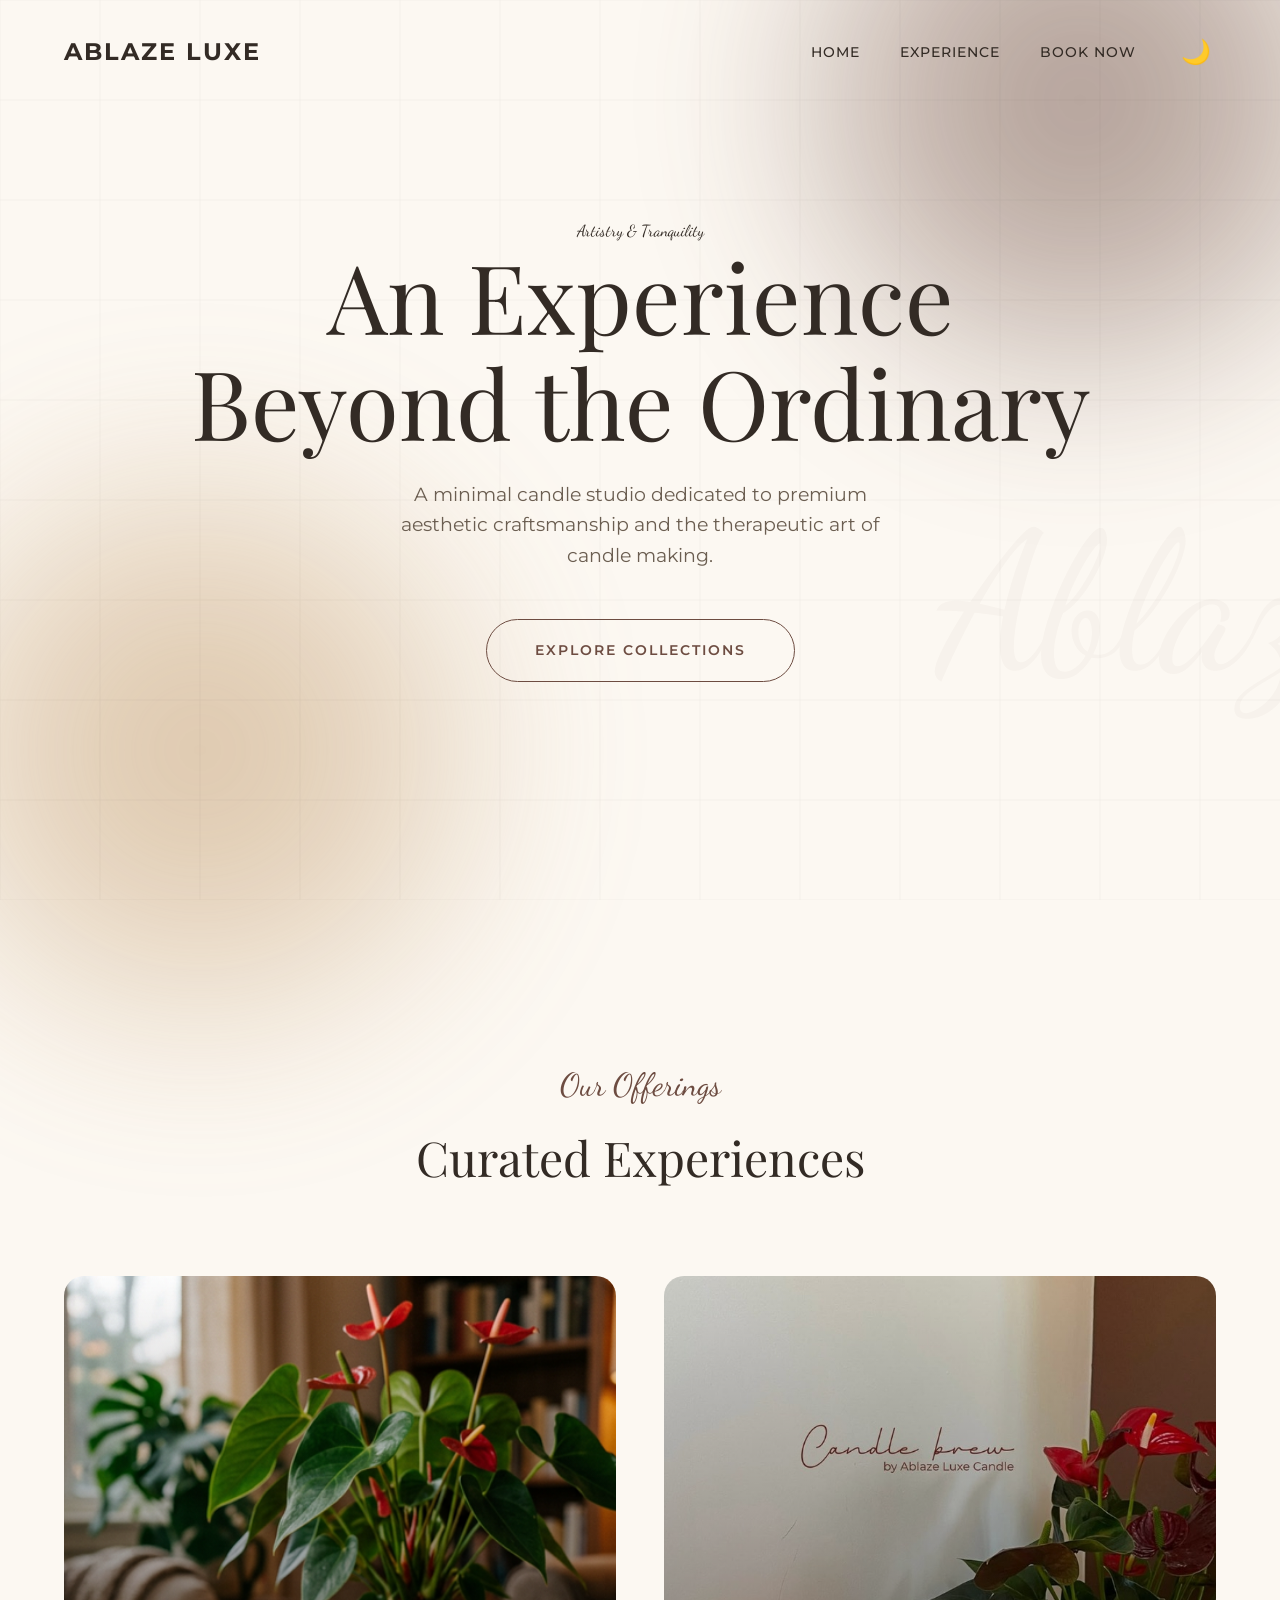
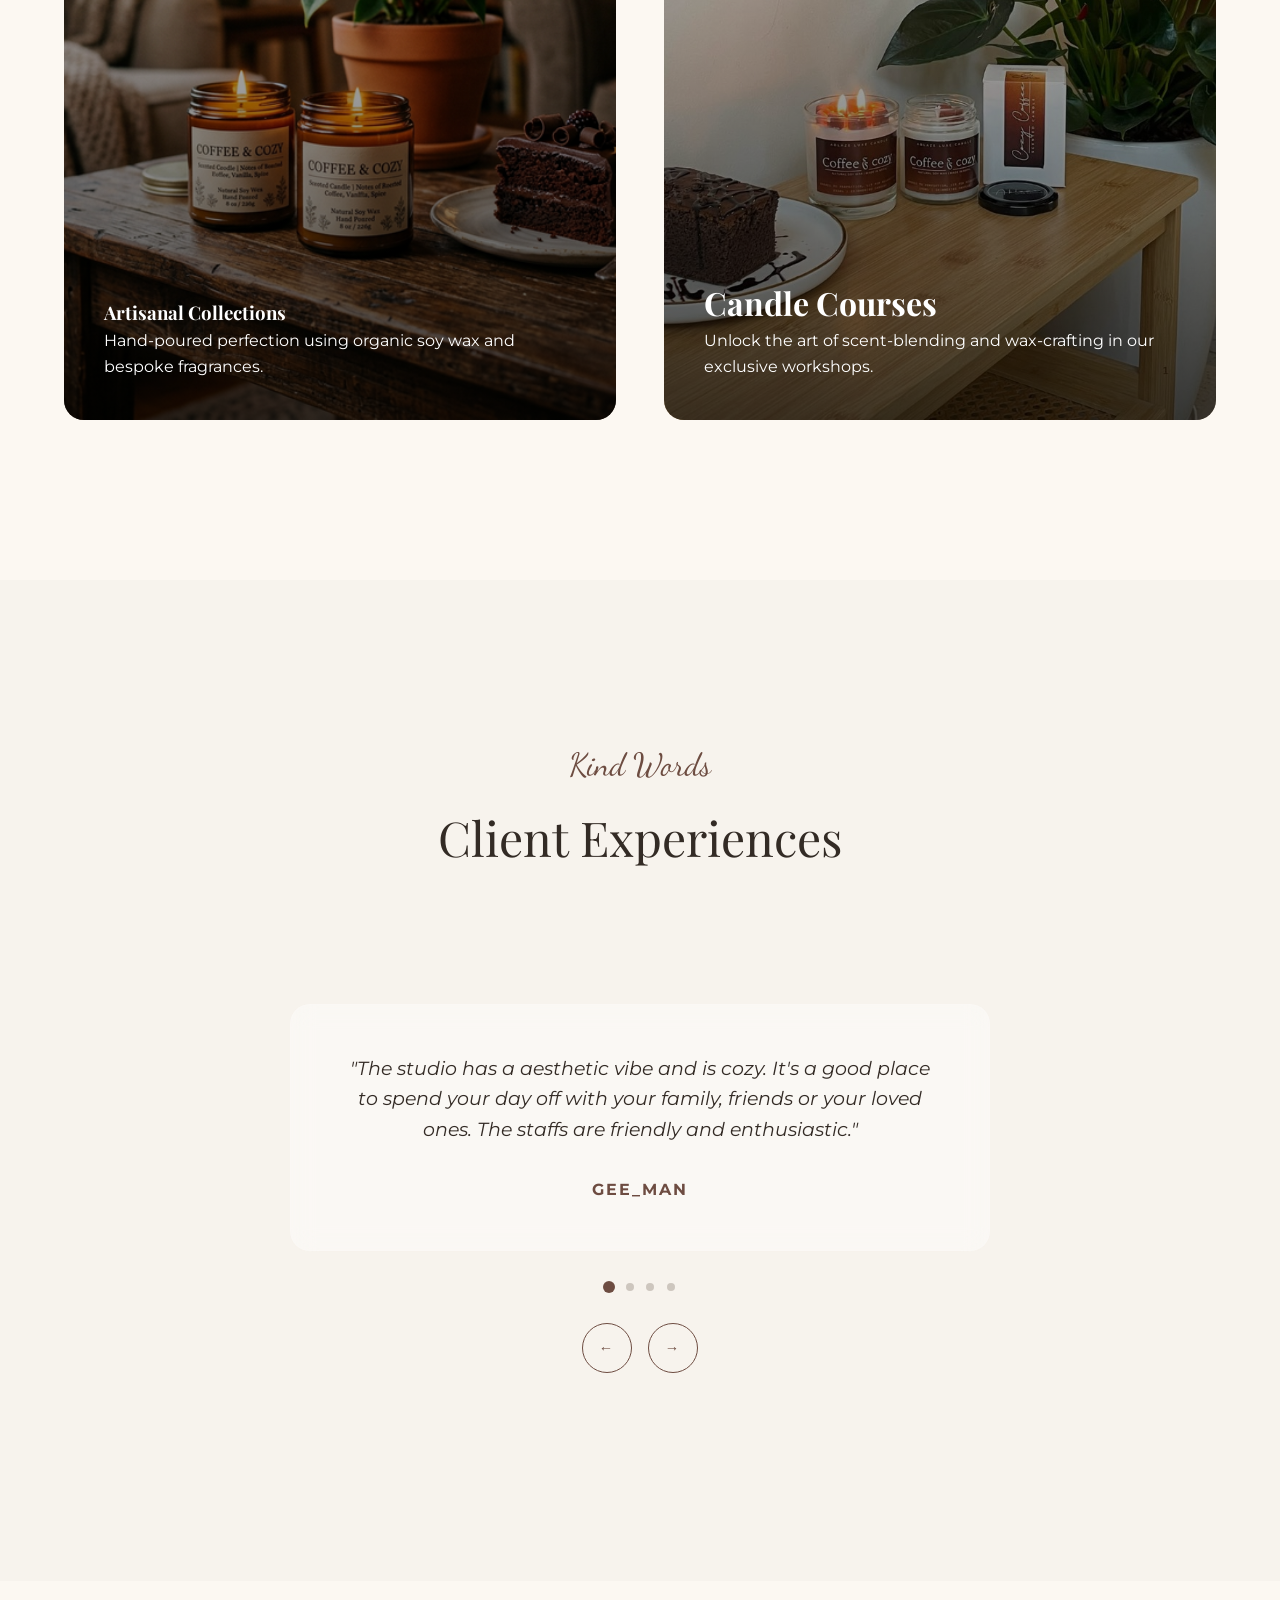
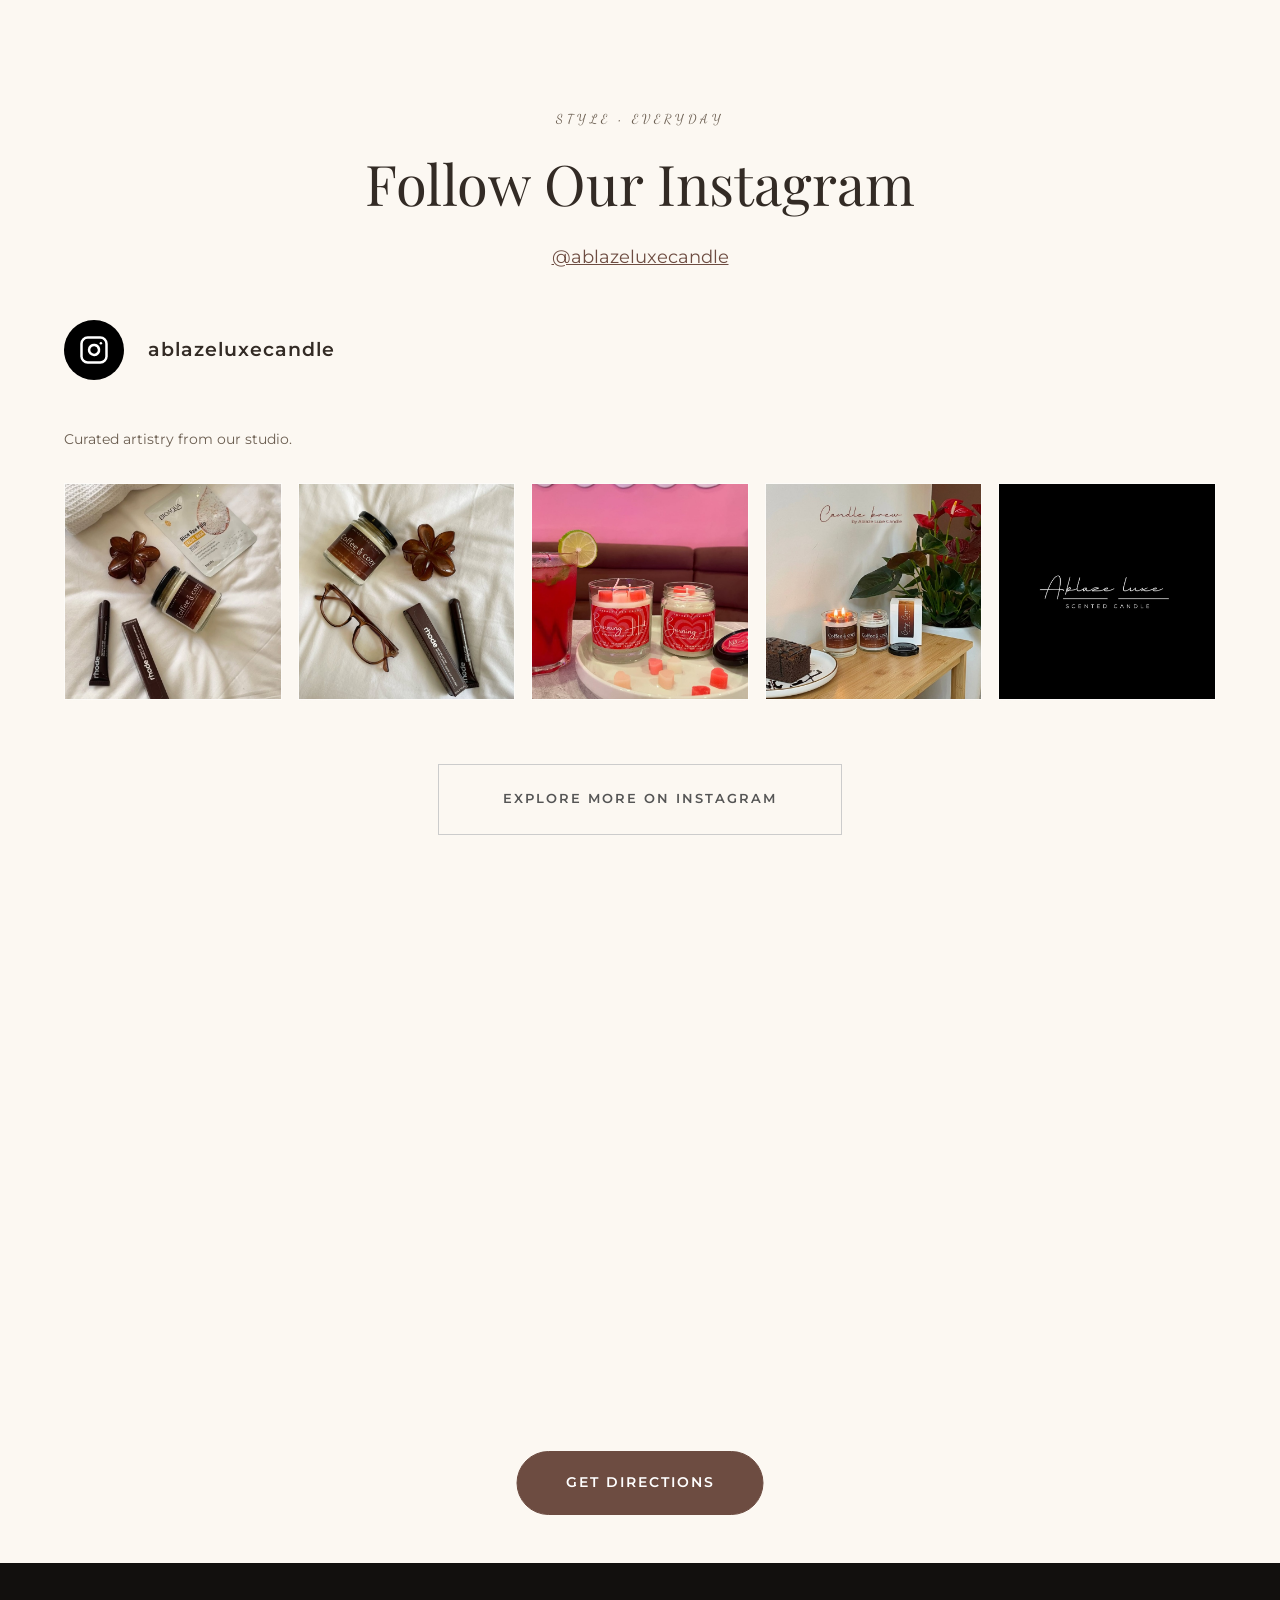
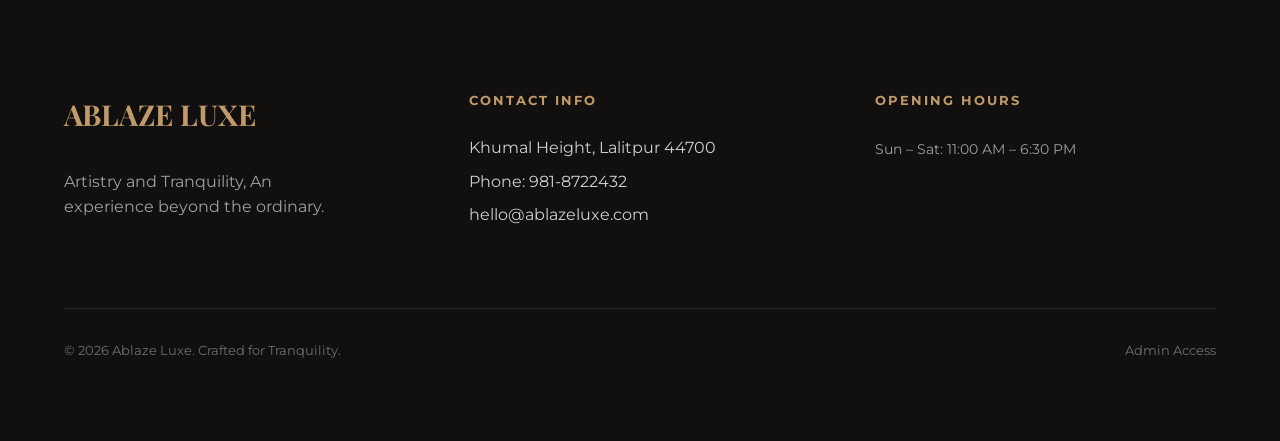
<file: templates/index.html>
<!DOCTYPE html>
<html lang="en">
<head>
    <meta charset="UTF-8">
    <meta name="viewport" content="width=device-width, initial-scale=1.0">
    <title>Ablaze Luxe — Artisanal Candles & Candle Courses</title>
    <meta name="description" content="Experience the art of artisanal scent with Ablaze Luxe. Premium candles and workshops.">
    <link href="https://fonts.googleapis.com/css2?family=Montserrat:wght@300;400;500;600;700&family=Playfair+Display:wght@400;700&family=Dancing+Script:wght@400;700&display=swap" rel="stylesheet">
    <link rel="stylesheet" href="/static/css/style.css">
    <link rel="icon" type="image/png" href="/static/images/logo.png">
</head>
<body>
    <canvas id="warp-canvas"></canvas>
    
    <div class="blob blob-1"></div>
    <div class="blob blob-2"></div>

    <nav id="navbar">
        <div class="logo">ABLAZE LUXE</div>
        <ul class="nav-links">
            <li><a href="#hero">Home</a></li>
            <li><a href="#services">Experience</a></li>
            <li><a href="/booking">Book Now</a></li>
            <li><button id="theme-toggle" aria-label="Toggle Theme">🌙</button></li>
        </ul>
    </nav>

    <header class="hero" id="hero">
        <div class="hero-bg-text">Ablaze luxe Scented Candle</div>
        <div class="reveal">
            <span class="script">Artistry & Tranquility</span>
            <h1>An Experience<br>Beyond the Ordinary</h1>
            <p>A minimal candle studio dedicated to premium aesthetic craftsmanship and the therapeutic art of candle making.</p>
            <a href="#services" class="btn">Explore Collections</a>
        </div>
    </header>

    <section id="services">
        <div class="section-header reveal">
            <span>Our Offerings</span>
            <h2>Curated Experiences</h2>
        </div>
        <div class="services-grid">
            <a href="/booking?type=collection" class="service-card reveal" style="text-decoration: none;">
                <img src="/static/images/service1.png" alt="Artisanal Candles" class="service-img">
                <div class="service-content">
                    <h3>Artisanal Collections</h3>
                    <p>Hand-poured perfection using organic soy wax and bespoke fragrances.</p>
                </div>
            </a>
            <a href="/booking?type=course" class="service-card reveal" style="transition-delay: 0.2s; text-decoration: none;">
                <img src="/static/images/service3.jpg" alt="Candle Courses" class="service-img">
                <div class="service-content">
                    <h3 class="serif" style="font-size: 2rem;">Candle Courses</h3>
                    <p>Unlock the art of scent-blending and wax-crafting in our exclusive workshops.</p>
                </div>
            </a>
        </div>
    </section>

    <section id="reviews" style="background: rgba(0,0,0,0.02); width: 100vw; max-width: none;">
        <div class="section-header reveal">
            <span>Kind Words</span>
            <h2>Client Experiences</h2>
        </div>
        <div class="reviews-carousel-container reveal">
            <div class="reviews-track" id="reviews-track">
                <div class="review-slide">
                    <div class="glass" style="padding: 3rem; text-align: center; max-width: 700px;">
                        <p style="font-style: italic; font-size: 1.2rem; margin-bottom: 2rem; color: var(--text-main);">"The studio has a aesthetic vibe and is cozy. It's a good place to spend your day off with your family, friends or your loved ones. The staffs are friendly and enthusiastic."</p>
                        <strong style="color: var(--primary); letter-spacing: 2px;">GEE_MAN</strong>
                    </div>
                </div>
                <div class="review-slide">
                    <div class="glass" style="padding: 3rem; text-align: center; max-width: 700px;">
                        <p style="font-style: italic; font-size: 1.2rem; margin-bottom: 2rem; color: var(--text-main);">"Gallery of luxury candles. Really good candle designs."</p>
                        <strong style="color: var(--primary); letter-spacing: 2px;">AJAY J</strong>
                    </div>
                </div>
                <div class="review-slide">
                    <div class="glass" style="padding: 3rem; text-align: center; max-width: 700px;">
                        <p style="font-style: italic; font-size: 1.2rem; margin-bottom: 2rem; color: var(--text-main);">"Staff are so polite❤️"</p>
                        <strong style="color: var(--primary); letter-spacing: 2px;">SANTOSH PAHARI</strong>
                    </div>
                </div>
                <div class="review-slide">
                    <div class="glass" style="padding: 3rem; text-align: center; max-width: 700px;">
                        <p style="font-style: italic; font-size: 1.2rem; margin-bottom: 2rem; color: var(--text-main);">"This is how cute and beautiful candles are 😊🤍"</p>
                        <strong style="color: var(--primary); letter-spacing: 2px;">SHRISTIKA PAHARI</strong>
                    </div>
                </div>
            </div>
            <div class="carousel-dots" id="carousel-dots">
                <div class="dot active" onclick="goToSlide(0)"></div>
                <div class="dot" onclick="goToSlide(1)"></div>
                <div class="dot" onclick="goToSlide(2)"></div>
                <div class="dot" onclick="goToSlide(3)"></div>
            </div>
            <div style="display: flex; justify-content: center; gap: 1rem; margin-top: 2rem;">
                <button onclick="moveSlide(-1)" class="btn" style="padding: 0.5rem 1.5rem; border-radius: 50%; width: 50px; height: 50px; display: flex; align-items: center; justify-content: center;">←</button>
                <button onclick="moveSlide(1)" class="btn" style="padding: 0.5rem 1.5rem; border-radius: 50%; width: 50px; height: 50px; display: flex; align-items: center; justify-content: center;">→</button>
            </div>
        </div>
    </section>

    <section id="instagram" style="background: var(--light-bg); width: 100vw; max-width: none; padding: 8rem 5%;">
        <div class="section-header reveal" style="margin-bottom: 3rem;">
            <span style="font-size: 0.8rem; text-transform: uppercase; letter-spacing: 4px; color: var(--text-muted);">Style • Everyday</span>
            <h2 style="font-size: 3.5rem;">Follow Our Instagram</h2>
            <a href="https://www.instagram.com/ablazeluxecandle?utm_source=ig_web_button_share_sheet&igsh=ZDNlZDc0MzIxNw==" target="_blank" style="text-decoration: underline; color: var(--primary); font-size: 1.1rem; margin-top: 1rem; display: inline-block;">@ablazeluxecandle</a>
        </div>
        
        <div class="reveal" style="width: 100%; max-width: 1200px; margin: 0 auto;">
            <div style="display: flex; align-items: center; gap: 1.5rem; margin-bottom: 3rem;">
                <div style="width: 60px; height: 60px; background: black; border-radius: 50%; display: flex; align-items: center; justify-content: center; color: white;">
                    <svg width="30" height="30" viewBox="0 0 24 24" fill="none" stroke="currentColor" stroke-width="2" stroke-linecap="round" stroke-linejoin="round"><rect x="2" y="2" width="20" height="20" rx="5" ry="5"></rect><path d="M16 11.37A4 4 0 1 1 12.63 8 4 4 0 0 1 16 11.37z"></path><line x1="17.5" y1="6.5" x2="17.51" y2="6.5"></line></svg>
                </div>
                <span style="font-weight: 600; font-size: 1.2rem; letter-spacing: 1px;">ablazeluxecandle</span>
            </div>

            <p style="color: var(--text-muted); font-size: 0.9rem; margin-bottom: 2rem;">Loading your latest artistry...</p>
            
            <div style="display: grid; grid-template-columns: repeat(auto-fill, minmax(200px, 1fr)); gap: 1rem; margin-bottom: 4rem;">
                <div class="glass" style="aspect-ratio: 1/1; overflow: hidden; border-radius: 0; padding: 0;">
                    <img src="/static/images/insta1.png" style="width: 100%; height: 100%; object-fit: cover; transition: transform 0.5s;" onmouseover="this.style.transform='scale(1.1)'" onmouseout="this.style.transform='scale(1)'">
                </div>
                <div class="glass" style="aspect-ratio: 1/1; overflow: hidden; border-radius: 0; padding: 0;">
                    <img src="/static/images/insta2.png" style="width: 100%; height: 100%; object-fit: cover; transition: transform 0.5s;" onmouseover="this.style.transform='scale(1.1)'" onmouseout="this.style.transform='scale(1)'">
                </div>
                <div class="glass" style="aspect-ratio: 1/1; overflow: hidden; border-radius: 0; padding: 0;">
                    <img src="/static/images/insta3.png" style="width: 100%; height: 100%; object-fit: cover; transition: transform 0.5s;" onmouseover="this.style.transform='scale(1.1)'" onmouseout="this.style.transform='scale(1)'">
                </div>
                <div class="glass" style="aspect-ratio: 1/1; overflow: hidden; border-radius: 0; padding: 0;">
                    <img src="/static/images/insta4.png" style="width: 100%; height: 100%; object-fit: cover; transition: transform 0.5s;" onmouseover="this.style.transform='scale(1.1)'" onmouseout="this.style.transform='scale(1)'">
                </div>
                <div class="glass" style="aspect-ratio: 1/1; overflow: hidden; border-radius: 0; padding: 0;">
                    <img src="/static/images/insta5.png" style="width: 100%; height: 100%; object-fit: cover; transition: transform 0.5s;" onmouseover="this.style.transform='scale(1.1)'" onmouseout="this.style.transform='scale(1)'">
                </div>
            </div>

            <div style="text-align: center;">
                <a href="https://www.instagram.com/ablazeluxecandle?utm_source=ig_web_button_share_sheet&igsh=ZDNlZDc0MzIxNw==" target="_blank" class="btn" style="border-radius: 0; padding: 1.5rem 4rem; border-color: #ccc; font-size: 0.8rem; color: #555;">EXPLORE MORE ON INSTAGRAM</a>
            </div>
        </div>
    </section>

    <section id="location">
        <div class="map-container reveal">
            <iframe src="https://www.google.com/maps/embed?pb=!1m18!1m12!1m3!1d3533.9527231346274!2d85.3282961752519!3d27.656934376211435!2m3!1f0!2f0!3f0!3m2!1i1024!2i768!4f13.1!3m3!1m2!1s0x39eb17680e13efe7%3A0xef4968a3a615b024!2sAblaze%20Luxe%20Candle!5e0!3m2!1sen!2snp!4v1773405665651!5m2!1sen!2snp" width="100%" height="100%" style="border:0; filter: grayscale(1) invert(var(--map-invert)); opacity: 0.8;" allowfullscreen="" loading="lazy"></iframe>
            <div class="map-overlay-btn">
                <a href="https://maps.app.goo.gl/LHb9duTXcwxM8ZeV6" target="_blank" class="btn" style="background: var(--primary); color: white;">Get Directions</a>
            </div>
        </div>
    </section>

    <footer style="background: #12100E; color: white; padding: 8rem 5% 5rem; width: 100vw; text-align: left;">
        <div style="display: grid; grid-template-columns: repeat(auto-fit, minmax(250px, 1fr)); gap: 4rem; max-width: 1200px; margin: 0 auto;">
            <div>
                <h3 class="serif" style="font-size: 1.8rem; margin-bottom: 2rem; color: var(--secondary);">ABLAZE LUXE</h3>
                <p style="color: rgba(255,255,255,0.6); max-width: 300px;">Artistry and Tranquility, An experience beyond the ordinary.</p>
            </div>
            <div>
                <h4 style="letter-spacing: 2px; text-transform: uppercase; font-size: 0.8rem; margin-bottom: 1.5rem; color: var(--secondary);">Contact Info</h4>
                <p style="color: rgba(255,255,255,0.8); margin-bottom: 0.5rem;">Khumal Height, Lalitpur 44700</p>
                <p style="color: rgba(255,255,255,0.8); margin-bottom: 0.5rem;">Phone: 981-8722432</p>
                <p style="color: rgba(255,255,255,0.8);"><a href="mailto:hello@ablazeluxe.com" style="color: inherit; text-decoration: none;">hello@ablazeluxe.com</a></p>
            </div>
            <div>
                <h4 style="letter-spacing: 2px; text-transform: uppercase; font-size: 0.8rem; margin-bottom: 1.5rem; color: var(--secondary);">Opening Hours</h4>
                <p style="color: rgba(255,255,255,0.6); font-size: 0.9rem; line-height: 2;">
                    Sun – Sat: 11:00 AM – 6:30 PM
                </p>
            </div>
        </div>
        <div style="max-width: 1200px; margin: 5rem auto 0; padding-top: 2rem; border-top: 1px solid rgba(255,255,255,0.1); display: flex; justify-content: space-between; align-items: center; flex-wrap: wrap; gap: 1rem;">
            <p style="font-size: 0.8rem; color: rgba(255,255,255,0.4);">&copy; 2026 Ablaze Luxe. Crafted for Tranquility.</p>
            <div style="display: flex; gap: 2rem;">
                <a href="/admin" style="font-size: 0.8rem; color: rgba(255,255,255,0.4); text-decoration: none;">Admin Access</a>
            </div>
        </div>
    </footer>

    <script src="/static/js/script.js"></script>
</body>
</html>
</file>
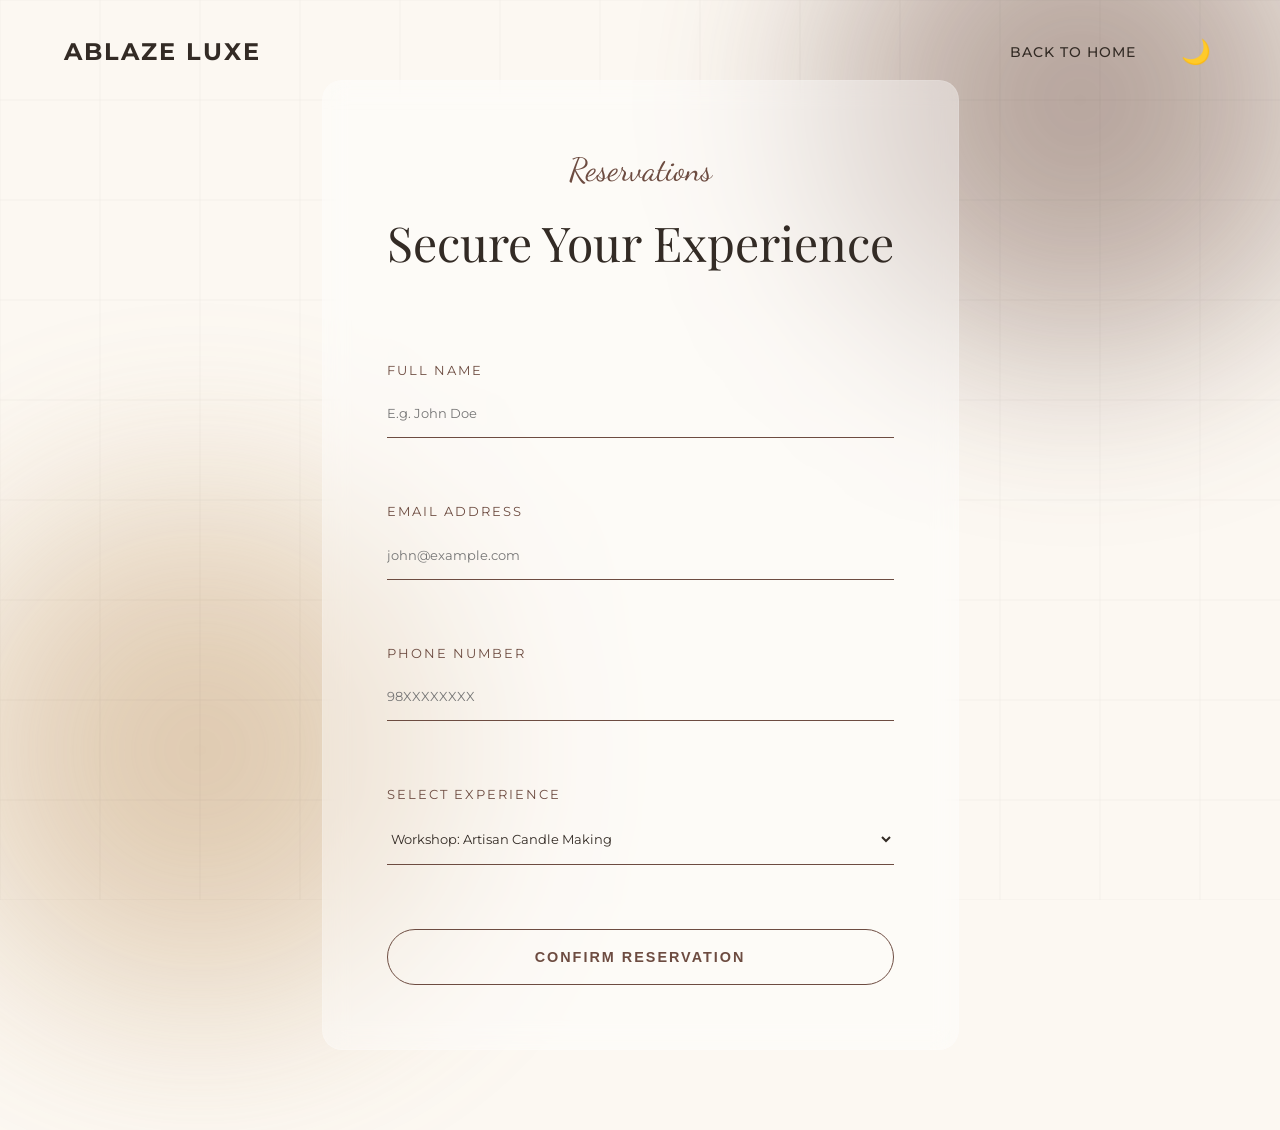
<file: templates/booking.html>
<!DOCTYPE html>
<html lang="en">
<head>
    <meta charset="UTF-8">
    <meta name="viewport" content="width=device-width, initial-scale=1.0">
    <title>Reserve Your Experience — Ablaze Luxe</title>
    <link href="https://fonts.googleapis.com/css2?family=Montserrat:wght@300;400;500;600;700&family=Playfair+Display:wght@400;700&family=Dancing+Script:wght@400;700&display=swap" rel="stylesheet">
    <link rel="stylesheet" href="/static/css/style.css">
    <style>
        .booking-container {
            min-height: 100vh;
            display: flex;
            align-items: center;
            justify-content: center;
            padding: 5rem 5%;
        }
        .booking-card {
            width: 100%;
            max-width: 800px;
            padding: 4rem;
        }
        .input-group label {
            display: block;
            font-size: 0.8rem;
            text-transform: uppercase;
            letter-spacing: 2px;
            margin-bottom: 0.5rem;
            color: var(--primary);
        }
        .input-group input, .input-group select {
            width: 100%;
            border: none;
            background: transparent;
            border-bottom: 1px solid var(--primary);
            padding: 1rem 0;
            outline: none;
            color: var(--text-main);
            font-family: inherit;
            margin-bottom: 2rem;
            transition: border-color 0.3s;
        }
        .input-group input:focus {
            border-bottom-color: var(--accent);
        }
    </style>
    <link rel="icon" type="image/png" href="/static/images/logo.png">
</head>
<body>
    <canvas id="warp-canvas"></canvas>
    <div class="blob blob-1"></div>
    <div class="blob blob-2"></div>

    <nav id="navbar">
        <div class="logo"><a href="/" style="text-decoration: none; color: inherit;">ABLAZE LUXE</a></div>
        <ul class="nav-links">
            <li><a href="/">Back to Home</a></li>
            <li><button id="theme-toggle">🌙</button></li>
        </ul>
    </nav>

    <main class="booking-container">
        <div class="booking-card glass reveal active">
            <div class="section-header">
                <span>Reservations</span>
                <h2>Secure Your Experience</h2>
            </div>
            <form id="booking-form-dedicated">
                <div style="display: grid; grid-template-columns: repeat(auto-fit, minmax(250px, 1fr)); gap: 2rem;">
                    <div class="input-group">
                        <label>Full Name</label>
                        <input type="text" name="name" required placeholder="E.g. John Doe">
                    </div>
                    <div class="input-group">
                        <label>Email Address</label>
                        <input type="email" name="email" required placeholder="john@example.com">
                    </div>
                    <div class="input-group">
                        <label>Phone Number</label>
                        <input type="tel" name="phone" required placeholder="98XXXXXXXX">
                    </div>
                    <div class="input-group">
                        <label>Select Experience</label>
                        <select name="service" id="service-select" required>
                            <option value="candle_course">Workshop: Artisan Candle Making</option>
                            <option value="private_session">Private Fragrance Session</option>
                            <option value="gift_package">Artisanal Collection Order</option>
                        </select>
                    </div>
                </div>
                <button type="submit" class="btn" style="width: 100%; margin-top: 2rem;">Confirm Reservation</button>
            </form>
        </div>
    </main>

    <script src="/static/js/script.js"></script>
    <script>
        document.addEventListener('DOMContentLoaded', () => {
            const params = new URLSearchParams(window.location.search);
            const type = params.get('type');
            if (type) {
                const select = document.getElementById('service-select');
                if (type === 'course') select.value = 'candle_course';
                if (type === 'collection') select.value = 'gift_package';
            }

            const form = document.getElementById('booking-form-dedicated');
            form.addEventListener('submit', async (e) => {
                e.preventDefault();
                const formData = new FormData(form);
                const response = await fetch('/booking_submit', {
                    method: 'POST',
                    body: formData
                });
                const result = await response.json();
                if (result.status === 'success') {
                    alert(result.message);
                    window.location.href = '/';
                }
            });
        });
    </script>
</body>
</html>
</file>
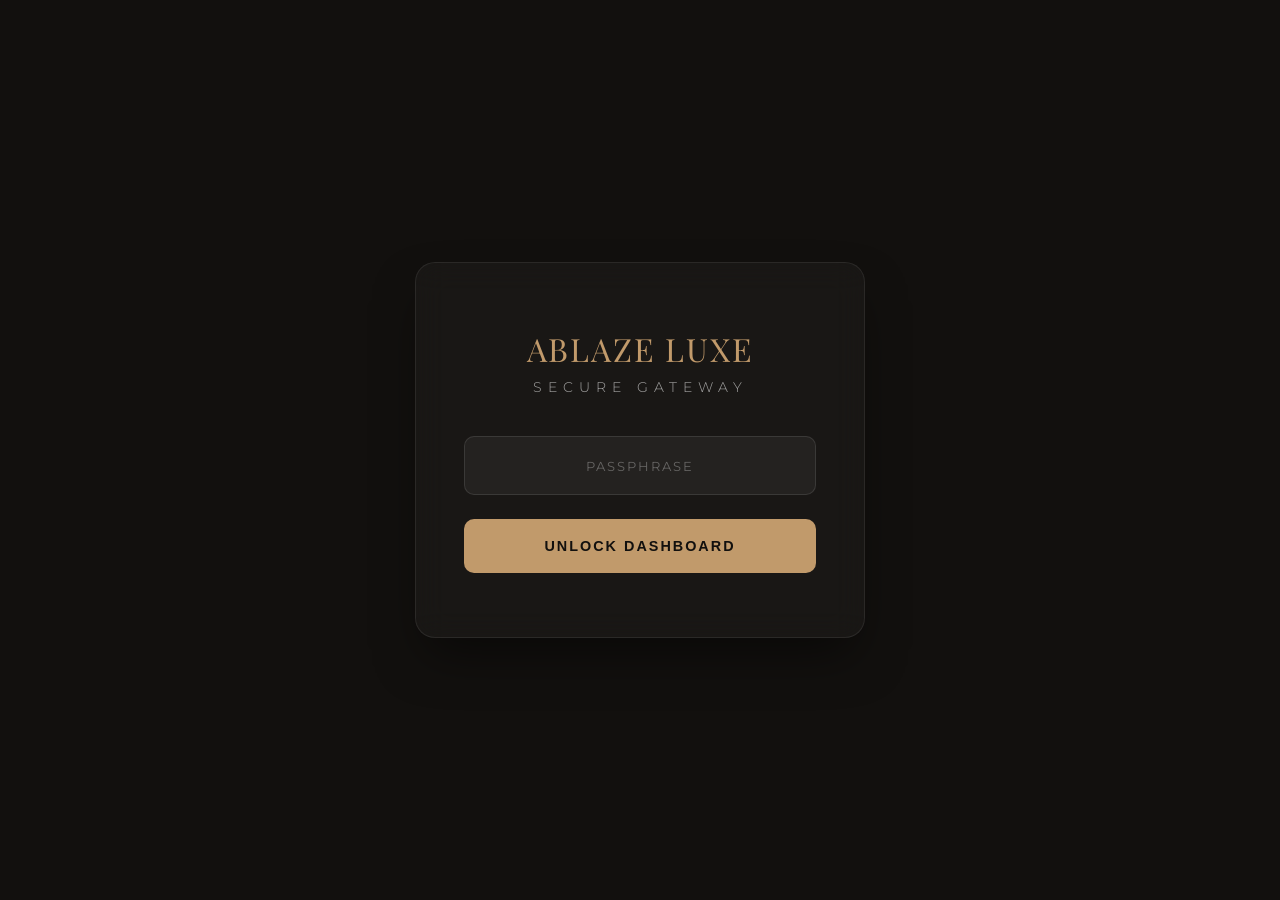
<file: templates/login.html>
<!DOCTYPE html>
<html lang="en">
<head>
    <meta charset="UTF-8">
    <meta name="viewport" content="width=device-width, initial-scale=1.0">
    <title>Ablaze Luxe — Admin Gateway</title>
    <link href="https://fonts.googleapis.com/css2?family=Montserrat:wght@300;400;500;600;700&family=Playfair+Display:wght@400;700&display=swap" rel="stylesheet">
    <style>
        * { box-sizing: border-box; margin: 0; padding: 0; }
        body { 
            height: 100vh; 
            display: flex; 
            align-items: center; 
            justify-content: center; 
            background: #12100E; 
            font-family: 'Montserrat', sans-serif; 
            color: white;
            padding: 2rem;
        }
        .login-card { 
            background: rgba(255, 255, 255, 0.03); 
            padding: 4rem 3rem; 
            border-radius: 20px; 
            backdrop-filter: blur(15px); 
            -webkit-backdrop-filter: blur(15px);
            border: 1px solid rgba(255, 255, 255, 0.08); 
            width: 100%; 
            max-width: 450px; 
            text-align: center;
            box-shadow: 0 25px 50px -12px rgba(0, 0, 0, 0.5);
        }
        .logo-txt {
            font-family: 'Playfair Display', serif;
            font-size: 2rem;
            color: #C19A6B;
            margin-bottom: 0.5rem;
            letter-spacing: 2px;
        }
        h1 { 
            margin-bottom: 2.5rem; 
            font-weight: 300; 
            letter-spacing: 6px;
            font-size: 0.9rem;
            text-transform: uppercase;
            color: rgba(255, 255, 255, 0.6);
        }
        form {
            display: flex;
            flex-direction: column;
            gap: 1.5rem;
        }
        input { 
            width: 100%; 
            padding: 1.2rem; 
            background: rgba(255, 255, 255, 0.05); 
            border: 1px solid rgba(255, 255, 255, 0.1); 
            border-radius: 10px; 
            color: white; 
            outline: none; 
            text-align: center;
            font-family: inherit;
            font-size: 1rem;
            transition: all 0.3s ease;
        }
        input:focus {
            border-color: #C19A6B;
            background: rgba(255, 255, 255, 0.08);
        }
        input::placeholder {
            color: rgba(255, 255, 255, 0.3);
            letter-spacing: 2px;
            text-transform: uppercase;
            font-size: 0.8rem;
        }
        button { 
            width: 100%; 
            padding: 1.2rem; 
            border: none; 
            border-radius: 10px; 
            background: #C19A6B; 
            color: #12100E; 
            font-weight: 600; 
            font-size: 0.9rem;
            text-transform: uppercase;
            letter-spacing: 2px;
            cursor: pointer;
            transition: all 0.3s ease;
        }
        button:hover {
            background: #D4AF37;
            transform: translateY(-2px);
            box-shadow: 0 10px 20px rgba(193, 154, 107, 0.2);
        }
    </style>
    <link rel="icon" type="image/png" href="/static/images/logo.png">
</head>
<body>
    <div class="login-card">
        <div class="logo-txt">ABLAZE LUXE</div>
        <h1>Secure Gateway</h1>
        <form action="/login" method="POST">
            <input type="password" name="password" placeholder="Passphrase" required>
            <button type="submit">Unlock Dashboard</button>
        </form>
    </div>
</body>
</html>
</file>
<file: static/css/style.css>
:root {
    --primary: #6D4C41;
    --secondary: #C19A6B;
    --accent: #D4AF37;
    --light-bg: #FCF8F2;
    --dark-bg: #12100E;
    
    --text-main: #332B25;
    --text-muted: #6B5E51;
    --glass: rgba(255, 255, 255, 0.4);
    --glass-dark: rgba(18, 16, 14, 0.6);
    --blur: 12px;
    --map-invert: 0;
    
    --transition: cubic-bezier(0.4, 0, 0.2, 1);
    --smooth: 0.6s var(--transition);
}

[data-theme="dark"] {
    --light-bg: #12100E;
    --text-main: #FCF8F2;
    --text-muted: #C1B5A9;
    --glass: rgba(18, 16, 14, 0.5);
    --primary: #A1887F;
    --map-invert: 1;
}

* {
    margin: 0;
    padding: 0;
    box-sizing: border-box;
}

html, body {
    overflow-x: hidden;
    width: 100%;
    margin: 0;
    padding: 0;
}

body {
    font-family: 'Montserrat', sans-serif;
    background-color: var(--light-bg);
    color: var(--text-main);
    transition: background-color var(--smooth), color var(--smooth);
    line-height: 1.6;
    display: flex;
    flex-direction: column;
    align-items: center;
}

h1, h2, h3, .serif {
    font-family: 'Playfair Display', serif;
}

.script {
    font-family: 'Dancing Script', cursive;
}

.glass {
    background: var(--glass);
    backdrop-filter: blur(var(--blur));
    -webkit-backdrop-filter: blur(var(--blur));
    border: 1px solid rgba(255, 255, 255, 0.1);
    border-radius: 20px;
    z-index: 1;
    position: relative;
}

.blob {
    position: fixed;
    width: 600px;
    height: 600px;
    filter: blur(80px);
    z-index: -2;
    opacity: 0.6;
    border-radius: 50%;
    pointer-events: none;
    animation: move 20s infinite alternate ease-in-out;
}

.blob-1 {
    background: radial-gradient(circle, var(--primary), transparent);
    top: -200px;
    right: -100px;
}

.blob-2 {
    background: radial-gradient(circle, var(--secondary), transparent);
    bottom: -150px;
    left: -100px;
    animation-delay: -5s;
}

@keyframes move {
    0% { transform: translate(0, 0) scale(1); }
    100% { transform: translate(50px, 100px) scale(1.1); }
}

nav {
    position: fixed;
    top: 0;
    left: 0;
    width: 100%;
    padding: 2rem 5%;
    display: flex;
    justify-content: space-between;
    align-items: center;
    z-index: 1000;
    transition: padding var(--smooth), background var(--smooth);
}

nav.scrolled {
    padding: 1rem 5%;
    background: var(--glass);
    backdrop-filter: blur(10px);
}

.logo {
    font-weight: 700;
    font-size: 1.5rem;
    letter-spacing: 2px;
}

.nav-links {
    display: flex;
    list-style: none;
    gap: 2.5rem;
    align-items: center;
}

.nav-links a {
    text-decoration: none;
    color: var(--text-main);
    font-size: 0.9rem;
    font-weight: 500;
    text-transform: uppercase;
    letter-spacing: 1px;
    position: relative;
    transition: opacity 0.3s;
}

.nav-links a::after {
    content: '';
    position: absolute;
    bottom: -5px;
    left: 0;
    width: 0;
    height: 2px;
    background: var(--accent);
    transition: width 0.4s;
}

.nav-links a:hover::after {
    width: 100%;
}

.hero {
    height: 100vh;
    display: flex;
    flex-direction: column;
    justify-content: center;
    align-items: center;
    text-align: center;
    position: relative;
    padding: 0 5%;
    width: 100%;
    box-sizing: border-box;
}

.hero .reveal {
    display: flex;
    flex-direction: column;
    align-items: center;
    justify-content: center;
    width: 100%;
}

.hero-bg-text {
    position: absolute;
    top: 50%;
    left: 50%;
    transform: translate(-50%, -50%);
    font-size: 15vw;
    font-family: 'Dancing Script', cursive;
    color: var(--primary);
    opacity: 0.03;
    white-space: nowrap;
    z-index: -1;
    user-select: none;
    pointer-events: none;
}

.hero h1 {
    font-size: clamp(2.5rem, 8vw, 6rem);
    line-height: 1.1;
    margin-bottom: 1.5rem;
    font-weight: 300;
    max-width: 90vw;
}

.hero p {
    font-size: clamp(1rem, 4vw, 1.2rem);
    color: var(--text-muted);
    max-width: 500px;
    width: 100%;
    margin-bottom: 3rem;
    text-align: center;
}

@media (max-width: 768px) {
    section {
        padding: 5rem 5%;
    }
    
    .nav-links {
        display: none;
    }
    
    .hero-bg-text {
        font-size: 25vw;
    }
}

.btn {
    display: inline-block;
    padding: 1.2rem 3rem;
    border: 1px solid var(--primary);
    text-decoration: none;
    color: var(--primary);
    border-radius: 50px;
    font-size: 0.9rem;
    font-weight: 600;
    text-transform: uppercase;
    letter-spacing: 2px;
    transition: all 0.4s;
    background: transparent;
    cursor: pointer;
}

.btn:hover {
    background: var(--primary);
    color: white;
    transform: translateY(-5px);
    box-shadow: 0 15px 30px rgba(0,0,0,0.1);
}

section {
    padding: 10rem 5%;
    display: flex;
    flex-direction: column;
    align-items: center;
    justify-content: center;
    width: 100%;
    max-width: 1400px;
    margin: 0 auto;
}

.section-header {
    margin-bottom: 5rem;
    text-align: center;
}

.section-header span {
    font-family: 'Dancing Script', cursive;
    color: var(--primary);
    font-size: 2rem;
    display: block;
    margin-bottom: 0.5rem;
}

.section-header h2 {
    font-size: 3rem;
    font-weight: 300;
}

.services-grid {
    display: grid;
    grid-template-columns: repeat(auto-fit, minmax(300px, 1fr));
    gap: 3rem;
    width: 100%;
}

.reviews-carousel-container {
    width: 100%;
    max-width: 900px;
    overflow: hidden;
    position: relative;
    padding: 3rem 0;
    display: flex;
    flex-direction: column;
    align-items: center;
}

.reviews-track {
    display: flex;
    transition: transform 0.8s cubic-bezier(0.4, 0, 0.2, 1);
    width: 100%;
}

.review-slide {
    min-width: 100%;
    padding: 0 2rem;
    box-sizing: border-box;
    display: flex;
    justify-content: center;
}

.carousel-dots {
    display: flex;
    gap: 0.8rem;
    margin-top: 2rem;
}

.dot {
    width: 8px;
    height: 8px;
    border-radius: 50%;
    background: var(--text-muted);
    opacity: 0.3;
    cursor: pointer;
    transition: all 0.3s;
}

.dot.active {
    background: var(--primary);
    opacity: 1;
    transform: scale(1.5);
}

#location {
    padding: 0 !important;
    margin: 0 !important;
    width: 100vw !important;
    max-width: none !important;
}

.map-container {
    width: 100%;
    height: 600px;
    position: relative;
}

.map-overlay-btn {
    position: absolute;
    bottom: 3rem;
    left: 50%;
    transform: translateX(-50%);
    z-index: 10;
}

.service-img {
    width: 100%;
    height: 100%;
    object-fit: cover;
    transition: transform 1.2s var(--transition);
}

.service-content {
    position: absolute;
    inset: 0;
    background: linear-gradient(to top, rgba(0,0,0,0.7), transparent);
    display: flex;
    flex-direction: column;
    justify-content: flex-end;
    padding: 2.5rem;
    color: white;
}

.service-card {
    position: relative;
    z-index: 2;
    overflow: hidden;
    border-radius: 20px;
    display: block;
}

.service-card:hover { transform: translateY(-15px); }
.service-card:hover .service-img { transform: scale(1.1); }

.reveal {
    opacity: 0;
    transform: translateY(50px);
    transition: all 1s var(--transition);
}

.reveal.active {
    opacity: 1;
    transform: translateY(0);
}

#theme-toggle {
    background: none;
    border: none;
    cursor: pointer;
    font-size: 1.5rem;
    color: var(--text-main);
    z-index: 1001;
    width: 40px;
    height: 40px;
    display: flex;
    align-items: center;
    justify-content: center;
    border-radius: 50%;
    transition: background 0.3s;
}

#theme-toggle:hover {
    background: var(--glass);
}

#warp-canvas {
    position: fixed;
    top: 0;
    left: 0;
    width: 100vw;
    height: 100vh;
    z-index: -1;
    pointer-events: none;
}
</file>
